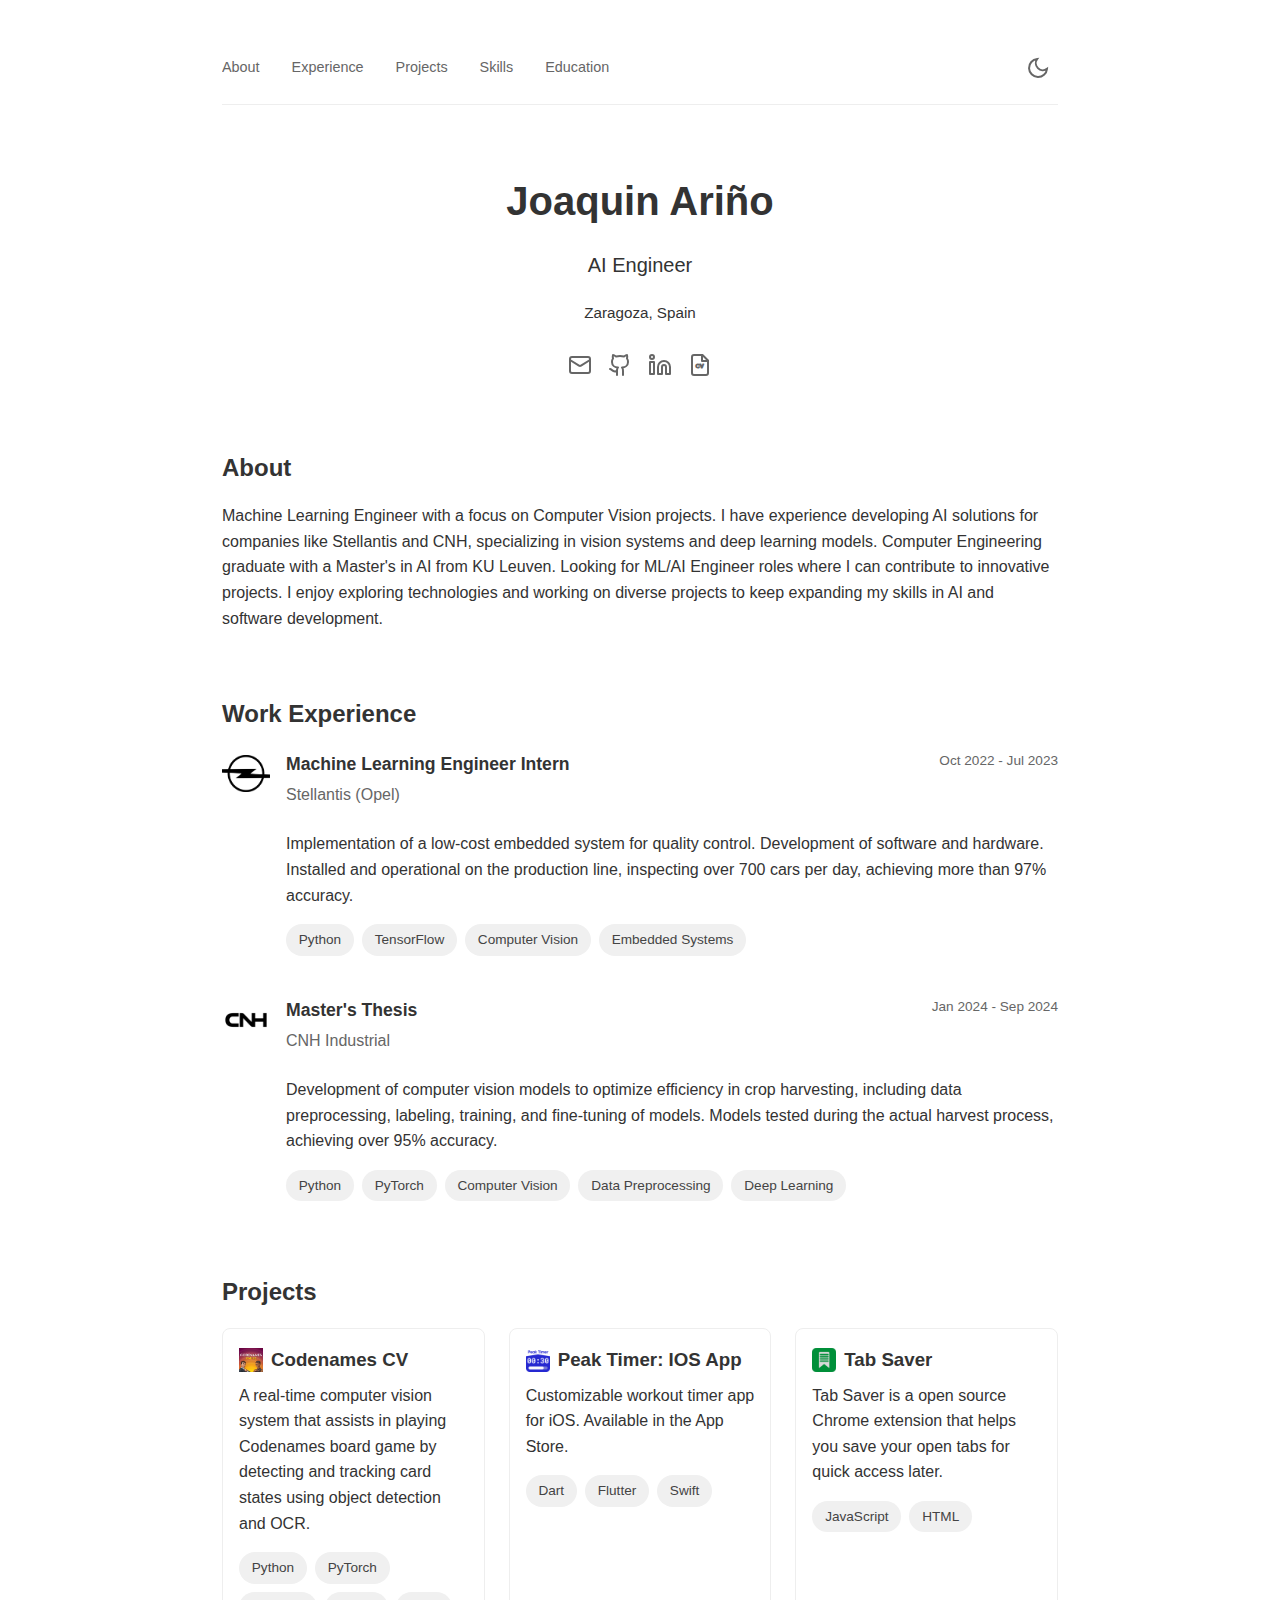
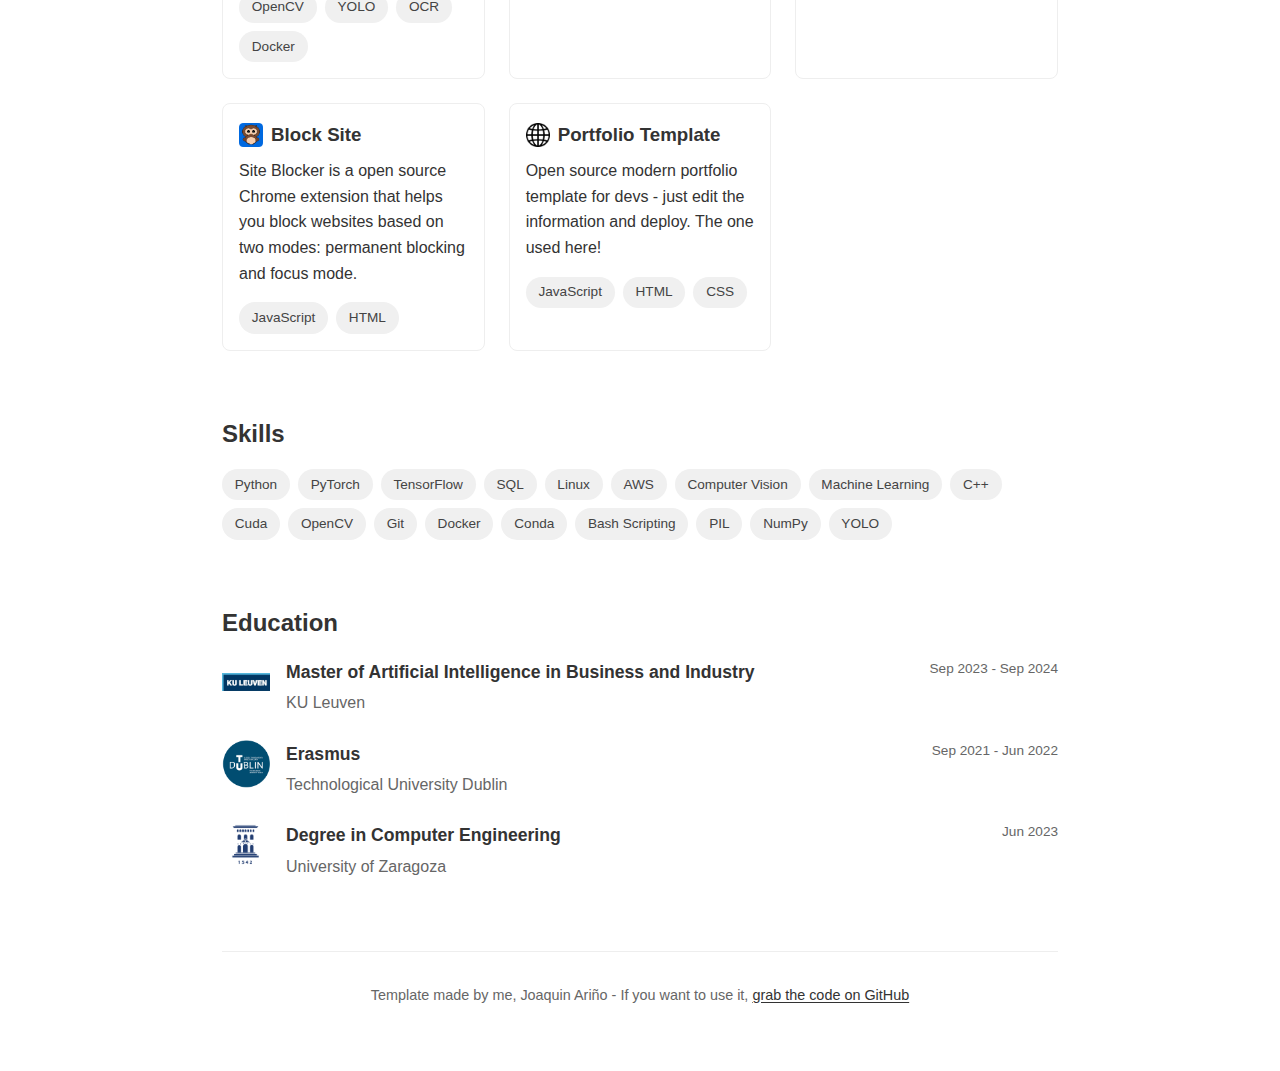
<file: index.html>
<!DOCTYPE html>
<html lang="es">
<head>
    <meta charset="UTF-8">
    <meta name="viewport" content="width=device-width, initial-scale=1.0">
    <link rel="icon" type="image/x-icon" href="/resources/favicon/favicon.png">
    <link rel="stylesheet" href="styles.css">
    <style>
        header {
            text-align: center;
            padding: 2rem 1rem;
            max-width: 800px;
            margin: 0 auto;
        }

        .header-content {
            display: flex;
            flex-direction: column;
            align-items: center;
            gap: 0.5rem;
            width: 100%;
        }

        .header-content h1 {
            margin: 0;
            font-size: 2.5rem;
        }

        .subtitle {
            margin: 0.5rem 0;
            font-size: 1.25rem;
            color: var(--text-secondary);
        }

        .location {
            margin: 0.25rem 0;
            color: var(--text-secondary);
        }

        .social-links {
            display: flex;
            gap: 1rem;
            justify-content: center;
            margin-top: 1rem;
        }

        @media (max-width: 768px) {
            header {
                padding: 1.5rem 1rem;
            }

            .header-content h1 {
                font-size: 2rem;
            }

            .subtitle {
                font-size: 1.1rem;
            }

            .social-links {
                flex-wrap: wrap;
            }
        }

        @media (max-width: 480px) {
            .header-content h1 {
                font-size: 1.75rem;
            }
        }
    </style>
</head>
<body>
    <nav class="nav-menu">
        <div class="nav-links">
            <a href="#about" class="nav-link">About</a>
            <a href="#experience" class="nav-link">Experience</a>
            <a href="#projects" class="nav-link">Projects</a>
            <a href="#skills" class="nav-link">Skills</a>
            <a href="#education" class="nav-link">Education</a>
        </div>
        <button id="theme-toggle" class="theme-toggle" aria-label="Toggle theme">
            <svg class="sun-icon" width="24" height="24" viewBox="0 0 24 24" fill="none" stroke="currentColor" stroke-width="2">
                <circle cx="12" cy="12" r="5"/>
                <line x1="12" y1="1" x2="12" y2="3"/>
                <line x1="12" y1="21" x2="12" y2="23"/>
                <line x1="4.22" y1="4.22" x2="5.64" y2="5.64"/>
                <line x1="18.36" y1="18.36" x2="19.78" y2="19.78"/>
                <line x1="1" y1="12" x2="3" y2="12"/>
                <line x1="21" y1="12" x2="23" y2="12"/>
                <line x1="4.22" y1="19.78" x2="5.64" y2="18.36"/>
                <line x1="18.36" y1="5.64" x2="19.78" y2="4.22"/>
            </svg>
            <svg class="moon-icon" width="24" height="24" viewBox="0 0 24 24" fill="none" stroke="currentColor" stroke-width="2">
                <path d="M21 12.79A9 9 0 1 1 11.21 3 7 7 0 0 0 21 12.79z"/>
            </svg>
        </button>
    </nav>

    <div id="app"></div>

    <footer class="footer">
        <p>Template made by me, Joaquin Ariño - If you want to use it, <a href="https://github.com/fromjag/DeveloperPortfolioTemplate" target="_blank" rel="noopener noreferrer">grab the code on GitHub</a></p>
    </footer>

    <script type="module">
        import personalInfo from './data/personal_info.js';
        import about from './data/about.js';
        import experience from './data/work_experience.js';
        import projects from './data/projects.js';
        import skills from './data/skills.js';
        import education from './data/education.js';

        document.title = personalInfo.name;

        const getSocialLinks = () => `
            <div class="social-links">
                <a href="#" onclick="showEmailCard(event)" class="email-link" title="Email">
                    <svg width="24" height="24" viewBox="0 0 24 24" fill="none" stroke="currentColor" stroke-width="2" stroke-linecap="round" stroke-linejoin="round"><rect width="20" height="16" x="2" y="4" rx="2"/><path d="m22 7-8.97 5.7a1.94 1.94 0 0 1-2.06 0L2 7"/></svg>
                </a>
                <a href="${personalInfo.links.github}" title="GitHub">
                    <svg width="24" height="24" viewBox="0 0 24 24" fill="none" stroke="currentColor" stroke-width="2" stroke-linecap="round" stroke-linejoin="round"><path d="M15 22v-4a4.8 4.8 0 0 0-1-3.5c3 0 6-2 6-5.5.08-1.25-.27-2.48-1-3.5.28-1.15.28-2.35 0-3.5 0 0-1 0-3 1.5-2.64-.5-5.36-.5-8 0C6 2 5 2 5 2c-.3 1.15-.3 2.35 0 3.5A5.403 5.403 0 0 0 4 9c0 3.5 3 5.5 6 5.5-.39.49-.68 1.05-.85 1.65-.17.6-.22 1.23-.15 1.85v4"/><path d="M9 18c-4.51 2-5-2-7-2"/></svg>
                </a>
                <a href="${personalInfo.links.linkedin}" title="LinkedIn">
                    <svg width="24" height="24" viewBox="0 0 24 24" fill="none" stroke="currentColor" stroke-width="2" stroke-linecap="round" stroke-linejoin="round"><path d="M16 8a6 6 0 0 1 6 6v7h-4v-7a2 2 0 0 0-2-2 2 2 0 0 0-2 2v7h-4v-7a6 6 0 0 1 6-6z"/><rect width="4" height="12" x="2" y="9"/><circle cx="4" cy="4" r="2"/></svg>
                </a>
                <a href="${personalInfo.links.cv}" title="CV" class="cv-link">
                    <svg width="24" height="24" viewBox="0 0 24 24" fill="none" stroke="currentColor" stroke-width="2" stroke-linecap="round" stroke-linejoin="round">
                        <path d="M14.5 2H6a2 2 0 0 0-2 2v16a2 2 0 0 0 2 2h12a2 2 0 0 0 2-2V7.5L14.5 2z"/>
                        <polyline points="14 2 14 8 20 8"/>
                        <text x="7.5" y="15" font-size="6" font-weight="bold" stroke-width="1">CV</text>
                    </svg>
                </a>
            </div>

            <div id="emailModal" class="email-modal">
                <div class="email-card">
                    <span class="email-text">${personalInfo.email}</span>
                    <button onclick="copyEmail()" class="copy-button" title="Copiar email">
                        <svg width="20" height="20" viewBox="0 0 24 24" fill="none" stroke="currentColor" stroke-width="2" stroke-linecap="round" stroke-linejoin="round">
                            <rect x="9" y="9" width="13" height="13" rx="2" ry="2"/>
                            <path d="M5 15H4a2 2 0 0 1-2-2V4a2 2 0 0 1 2-2h9a2 2 0 0 1 2 2v1"/>
                        </svg>
                    </button>
                </div>
            </div>
        `;

        document.getElementById('app').innerHTML = `
            <header>
                <div class="header-content">
                    <h1>${personalInfo.name}</h1>
                    <p class="subtitle">${personalInfo.title}</p>
                    <p class="location">${personalInfo.location}</p>
                    ${getSocialLinks()}
                </div>
            </header>

            <section id="about">
                <h2>About</h2>
                <p>${about.description}</p>
            </section>

            <section id="experience">
                <h2>Work Experience</h2>
                ${experience.map(job => `
                    <div class="experience-item">
                        <div class="experience-header">
                            <div class="experience-logo">
                                <img src="${job.logo || '/api/placeholder/48/48'}" alt="${job.company} logo" />
                            </div>
                            <div class="experience-main">
                                <div class="experience-title-row">
                                    <div class="position">${job.position}</div>
                                    <div class="date">${job.period}</div>
                                </div>
                                <div class="company">${job.company}</div>
                            </div>
                        </div>
                        <p class="description">${job.description}</p>
                        <div class="experience-skills">
                            <div class="skills">
                                ${job.technologies.map(tech => `
                                    <span class="skill-tag">${tech}</span>
                                `).join('')}
                            </div>
                        </div>
                    </div>
                `).join('')}
            </section>

            <section id="projects">
                <h2>Projects</h2>
                <div class="projects-grid">
                    ${projects.map(project => `
                        <a href="${project.link}" class="project-card" target="_blank" rel="noopener noreferrer">
                            <div class="project-header">
                                <img src="${project.logo}" alt="${project.title} logo" class="project-icon">
                                <h3 class="project-title">${project.title}</h3>
                            </div>
                            <p class="project-description">${project.description}</p>
                            <div class="skills">
                                ${project.technologies.map(tech => `
                                    <span class="skill-tag">${tech}</span>
                                `).join('')}
                            </div>
                        </a>
                    `).join('')}
                </div>
            </section>

            <section id="skills">
                <h2>Skills</h2>
                <div class="skills">
                    ${skills.map(skill => `
                        <span class="skill-tag">${skill}</span>
                    `).join('')}
                </div>
            </section>

            <section id="education">
                <h2>Education</h2>
                    ${education.map(edu => `
                        <div class="education-item">
                            <div class="education-logo">
                                <img src="${edu.logo || '/api/placeholder/48/48'}" alt="${edu.institution} logo" />
                            </div>
                            <div class="education-content">
                                <div class="education-header">
                                    <span class="degree">${edu.degree}</span>
                                    <span class="date">${edu.period}</span>
                                </div>
                                <div class="institution">${edu.institution}</div>
                            </div>
                        </div>
                    `).join('')}
            </section>
        `;
    </script>
    <script>
        // Theme toggle functionality
        const themeToggle = document.getElementById('theme-toggle');

        // Check for saved theme preference, otherwise use light theme
        const savedTheme = localStorage.getItem('theme') || 'light';
        document.documentElement.setAttribute('data-theme', savedTheme);

        themeToggle.addEventListener('click', () => {
            const currentTheme = document.documentElement.getAttribute('data-theme');
            const newTheme = currentTheme === 'dark' ? 'light' : 'dark';
            
            document.documentElement.setAttribute('data-theme', newTheme);
            localStorage.setItem('theme', newTheme);
        });

        window.showEmailCard = (event) => {
            event.preventDefault();
            document.getElementById('emailModal').style.display = 'flex';
        }

        window.copyEmail = () => {
            const email = document.querySelector('.email-text').textContent;
            navigator.clipboard.writeText(email).then(() => {
                const copyButton = document.querySelector('.copy-button');
                copyButton.classList.add('copied');
                setTimeout(() => {
                    copyButton.classList.remove('copied');
                }, 1000);
            });
        }

        window.onclick = function(event) {
            const modal = document.getElementById('emailModal');
            if (event.target == modal) {
                modal.style.display = 'none';
            }
        }
    </script>

</body>
</html>
</file>
<file: styles.css>
/* Theme Variables */
:root {
    --bg-color: #fff;
    --text-color: #333;
    --text-muted: #666;
    --border-color: #eee;
    --card-bg: #fff;
    --hover-color: #000;
    --tag-bg: #f0f0f0;
    --tag-color: #444;
    --shadow-color: rgba(0, 0, 0, 0.1);
    --modal-overlay: rgba(0, 0, 0, 0.2);
}

[data-theme="dark"] {
    --bg-color: #1a1a1a;
    --text-color: #e0e0e0;
    --text-muted: #a0a0a0;
    --border-color: #333;
    --card-bg: #2a2a2a;
    --hover-color: #fff;
    --tag-bg: #333;
    --tag-color: #e0e0e0;
    --shadow-color: rgba(0, 0, 0, 0.3);
    --modal-overlay: rgba(0, 0, 0, 0.4);
}

/* Base Styles */
* {
    margin: 0;
    padding: 0;
    box-sizing: border-box;
    font-family: -apple-system, BlinkMacSystemFont, 'Segoe UI', Roboto, Oxygen, Ubuntu, Cantarell, sans-serif;
    scroll-behavior: smooth;
}

html {
    scroll-padding-top: 80px;
}

body {
    max-width: 900px;
    margin: 0 auto;
    padding: 2rem;
    color: var(--text-color);
    line-height: 1.6;
    background: var(--bg-color);
}

/* Navigation */
.nav-menu {
    display: flex;
    justify-content: space-between;
    align-items: center;
    padding: 1rem 0;
    border-bottom: 1px solid var(--border-color);
    margin-bottom: 2rem;
    position: sticky;
    top: 0;
    background: var(--bg-color);
    backdrop-filter: blur(5px);
    z-index: 100;
}

.nav-links {
    display: flex;
    gap: 2rem;
}

.nav-link {
    color: var(--text-muted);
    text-decoration: none;
    font-size: 0.9rem;
    transition: color 0.2s;
}

.nav-link:hover {
    color: var(--hover-color);
}

/* Theme Toggle */
.theme-toggle {
    background: none;
    border: none;
    cursor: pointer;
    padding: 0.5rem;
    margin-left: 3rem;
    color: var(--text-muted);
    transition: color 0.2s;
}

.theme-toggle:hover {
    color: var(--hover-color);
}

[data-theme="dark"] .sun-icon {
    display: block;
}

[data-theme="dark"] .moon-icon {
    display: none;
}

.sun-icon {
    display: none;
}

.moon-icon {
    display: block;
}

/* Sections */
section {
    margin-bottom: 2rem;
    padding-top: 2rem;
    scroll-margin-top: 80px;
}

h2 {
    font-size: 1.5rem;
    font-weight: 600;
    margin-bottom: 1rem;
    color: var(--text-color);
}

/* Header and Profile */
header {
    display: flex;
    justify-content: space-between;
    align-items: flex-start;
    margin-bottom: 2rem;
}

.header-content {
    flex: 1;
}

.profile-img {
    width: 140px;
    height: auto;
    max-height: 1500px;
    object-fit: cover;
}

h1 {
    font-size: 2rem;
    font-weight: 600;
    margin-bottom: 0.5rem;
    color: var(--text-color);
}

.subtitle, .location {
    color: var(--text-muted);
    font-size: 0.95rem;
    margin-bottom: 0.5rem;
}

/* Social Links */
.social-links {
    display: flex;
    gap: 1rem;
    margin-top: 1rem;
}

.social-links a {
    color: var(--text-muted);
    transition: color 0.2s;
}

.social-links a:hover {
    color: var(--hover-color);
}

/* Experience and Education */
.experience-item, .education-item {
    margin-bottom: 2.5rem;
}

.experience-header, .education-item {
    display: flex;
    align-items: flex-start;
    gap: 1rem;
    margin-bottom: 1rem;
}

.experience-logo img, .education-logo img {
    width: 48px;
    height: 48px;
    object-fit: contain;
    border-radius: 4px;
}

.experience-main, .education-content {
    flex: 1;
}

.experience-title-row, .education-header {
    display: flex;
    justify-content: space-between;
    align-items: flex-start;
    margin-bottom: 0.25rem;
}

.position, .degree {
    font-weight: 600;
    font-size: 1.1rem;
    color: var(--text-color);
}

.company, .institution {
    color: var(--text-muted);
    font-size: 1rem;
    margin-bottom: 0.5rem;
}

.description {
    margin-bottom: 1rem;
    padding-left: calc(48px + 1rem);
    color: var(--text-color);
}

.experience-skills {
    padding-left: calc(48px + 1rem);
}

.date {
    color: var(--text-muted);
    font-size: 0.85rem;
    white-space: nowrap;
}

/* Projects */
.projects-grid {
    display: grid;
    grid-template-columns: repeat(auto-fill, minmax(250px, 1fr));
    gap: 1.5rem;
}

.project-card {
    border: 1px solid var(--border-color);
    padding: 1rem;
    border-radius: 8px;
    text-decoration: none;
    color: var(--text-color);
    background: var(--card-bg);
    transition: all 0.2s ease;
    display: block;
}

.project-card:hover {
    transform: translateY(-2px);
    box-shadow: 0 4px 12px var(--shadow-color);
    border-color: var(--border-color);
}

.project-header {
    display: flex;
    align-items: center;
    gap: 0.5rem;
    margin-bottom: 0.5rem;
}

.project-icon {
    width: 24px;
    height: 24px;
    object-fit: contain;
    color: var(--text-muted);
}

.project-description {
    margin-bottom: 1rem;
    color: var(--text-color);
}

/* Skills */
.skills {
    display: flex;
    flex-wrap: wrap;
    gap: 0.5rem;
}

.skill-tag {
    background: var(--tag-bg);
    color: var(--tag-color);
    padding: 0.3rem 0.8rem;
    border-radius: 20px;
    font-size: 0.85rem;
}

/* Email Modal */
.email-modal {
    display: none;
    position: fixed;
    top: 0;
    left: 0;
    width: 100%;
    height: 100%;
    background-color: var(--modal-overlay);
    justify-content: center;
    align-items: center;
    z-index: 1000;
}

.email-card {
    background: var(--card-bg);
    padding: 0.75rem 1rem;
    border-radius: 8px;
    box-shadow: 0 2px 8px var(--shadow-color);
    display: flex;
    align-items: center;
    gap: 1rem;
}

.email-text {
    font-size: 1rem;
    color: var(--text-color);
}

.copy-button {
    background: none;
    border: none;
    padding: 0.25rem;
    cursor: pointer;
    color: var(--text-muted);
    display: flex;
    align-items: center;
    transition: color 0.2s;
}

.copy-button:hover {
    color: var(--hover-color);
}

.copy-button.copied {
    transform: scale(0.9);
}

/* Footer */
.footer {
    margin-top: 4rem;
    padding: 2rem 0;
    text-align: center;
    border-top: 1px solid var(--border-color);
    color: var(--text-muted);
    font-size: 0.9rem;
}

.footer p {
    max-width: 600px;
    margin: 0 auto;
}

.footer a {
    color: var(--text-color);
    text-decoration: underline;
    text-underline-offset: 2px;
    transition: color 0.2s;
}

.footer a:hover {
    color: var(--hover-color);
}

/* Responsive */
@media (max-width: 768px) {
    .nav-menu {
        flex-direction: row;
        flex-wrap: wrap;
        padding: 0.5rem 1rem;
        gap: 0.5rem;
        position: relative;
    }

    .nav-links {
        width: calc(100% - 40px); 
        overflow-x: auto;
        justify-content: flex-start;
        gap: 1.5rem;
        padding: 0.5rem 0;
        -webkit-overflow-scrolling: touch;
        scrollbar-width: none; 
        order: 2; 
    }

    .nav-links::-webkit-scrollbar {
        display: none; 
    }

    .theme-toggle {
        position: static; 
        margin: 0;
        order: 1; 
        padding: 0.5rem;
    }

    .nav-link {
        white-space: nowrap;
        padding: 0.25rem 0;
    }
}
</file>
